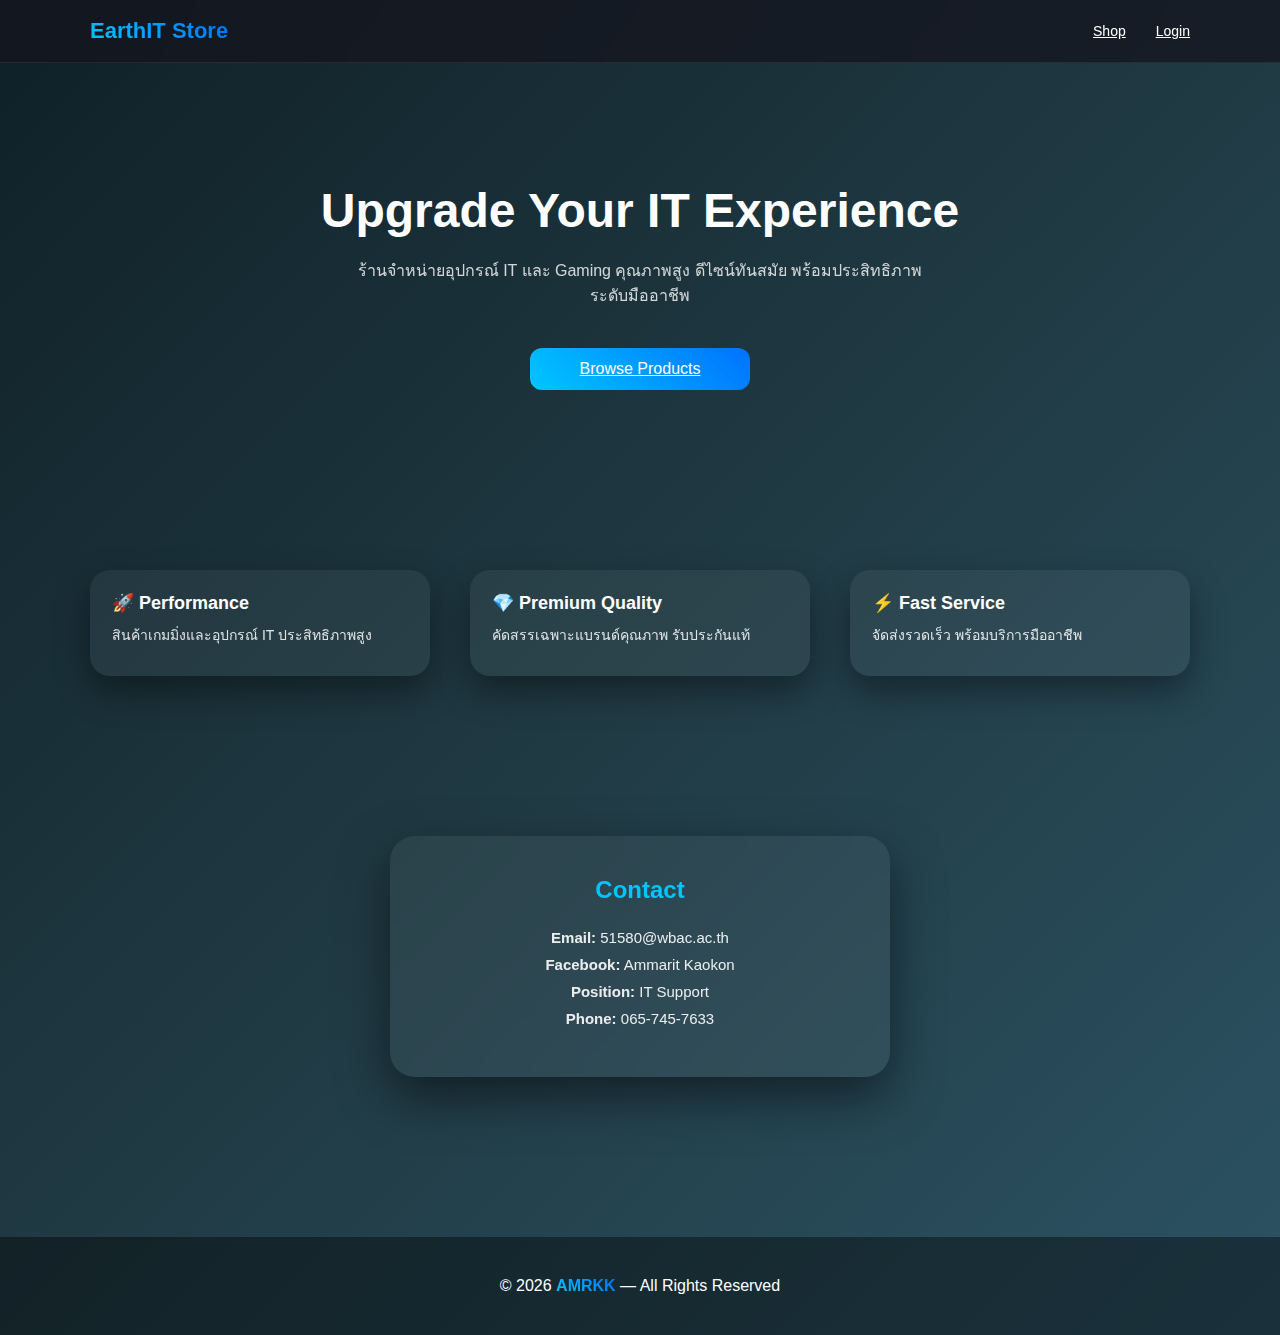
<file: index.html>
<!DOCTYPE html>
<html>
<head>
<meta charset="UTF-8">
<title>EarthIT Store</title>
<link rel="stylesheet" href="css/style.css">
</head>

<body onload="init()">

<!-- NAVBAR -->
<div class="navbar">
  <div class="nav-inner">
    <div class="logo">EarthIT Store</div>
    <div class="nav-links">
      <a href="login.html">Shop</a>
      <a href="login.html">Login</a>
    </div>
  </div>
</div>

<!-- HERO -->
<section class="hero-section">
  <h1>Upgrade Your IT Experience</h1>
  <p>
    ร้านจำหน่ายอุปกรณ์ IT และ Gaming คุณภาพสูง ดีไซน์ทันสมัย 
    พร้อมประสิทธิภาพระดับมืออาชีพ
  </p>
  <a href="login.html" class="btn hero-btn">Browse Products</a>
</section>

<!-- FEATURES -->
<section class="container">
  <div class="grid">
    <div class="card">
      <div class="card-content">
        <h3>🚀 Performance</h3>
        <p>สินค้าเกมมิ่งและอุปกรณ์ IT ประสิทธิภาพสูง</p>
      </div>
    </div>
    <div class="card">
      <div class="card-content">
        <h3>💎 Premium Quality</h3>
        <p>คัดสรรเฉพาะแบรนด์คุณภาพ รับประกันแท้</p>
      </div>
    </div>
    <div class="card">
      <div class="card-content">
        <h3>⚡ Fast Service</h3>
        <p>จัดส่งรวดเร็ว พร้อมบริการมืออาชีพ</p>
      </div>
    </div>
  </div>
</section>

<!-- CONTACT SECTION -->
<section class="contact-section">
  <div class="contact-card">
    <h2>Contact</h2>
    <p><strong>Email:</strong> 51580@wbac.ac.th</p>
    <p><strong>Facebook:</strong> Ammarit Kaokon</p>
    <p><strong>Position:</strong> IT Support</p>
    <p><strong>Phone:</strong> 065-745-7633</p>
  </div>
</section>

<!-- FOOTER -->
<footer class="footer">
  <p>© 2026 <span class="brand">AMRKK</span> — All Rights Reserved</p>
</footer>

<script src="js/app.js"></script>
</body>
</html>
</file>
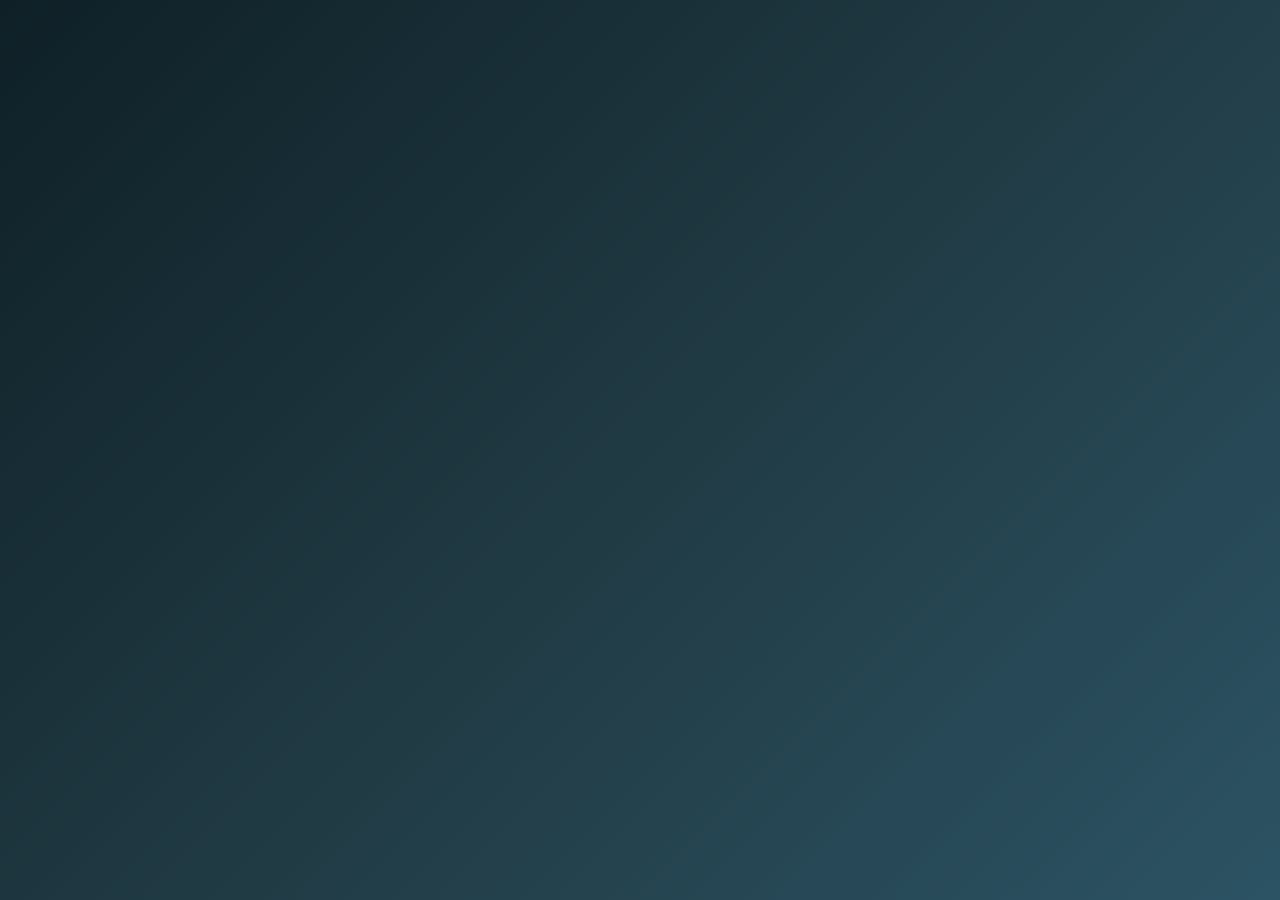
<file: admin.html>
<!DOCTYPE html>
<html>
<head>
<meta charset="UTF-8">
<title>Admin Dashboard</title>
<link rel="stylesheet" href="css/style.css">
</head>

<body onload="init(); checkAdmin(); loadDashboard(); loadAdminProducts();">

<!-- NAVBAR -->
<div class="navbar">
  <div class="nav-inner">
    <div class="logo">Admin Panel</div>
    <div class="nav-links">
      <a href="shop.html">Shop</a>
      <a href="index.html">Home</a>
      <a href="#" onclick="logout()">Logout</a>
    </div>
  </div>
</div>

<div class="container">

  <!-- DASHBOARD -->
  <h1 style="margin-bottom:40px;">📊 Dashboard</h1>
  <div id="dashboard" class="grid"></div>

  <hr style="margin:60px 0;opacity:.2;">

  <!-- ADD PRODUCT -->
  <h1 style="margin-bottom:30px;">➕ เพิ่มสินค้าใหม่</h1>

  <div class="admin-form">
    <form onsubmit="addProduct(event)">
      <input type="text" id="pName" placeholder="ชื่อสินค้า" required>
      <textarea id="pDesc" placeholder="รายละเอียดสินค้า" required></textarea>
      <input type="number" id="pPrice" placeholder="ราคา (บาท)" required>
      <input type="number" id="pStock" placeholder="จำนวนสินค้า (Stock)" required>
      <input type="text" id="pImg" placeholder="ลิงก์รูปภาพ (URL)" required>
      <button class="btn">เพิ่มสินค้า</button>
    </form>
  </div>

  <hr style="margin:60px 0;opacity:.2;">

  <!-- PRODUCT MANAGEMENT -->
  <h1 style="margin-bottom:40px;">🛍 จัดการสินค้า</h1>
  <div id="adminProducts" class="grid"></div>

</div>

<script src="js/app.js"></script>
</body>
</html>
</file>
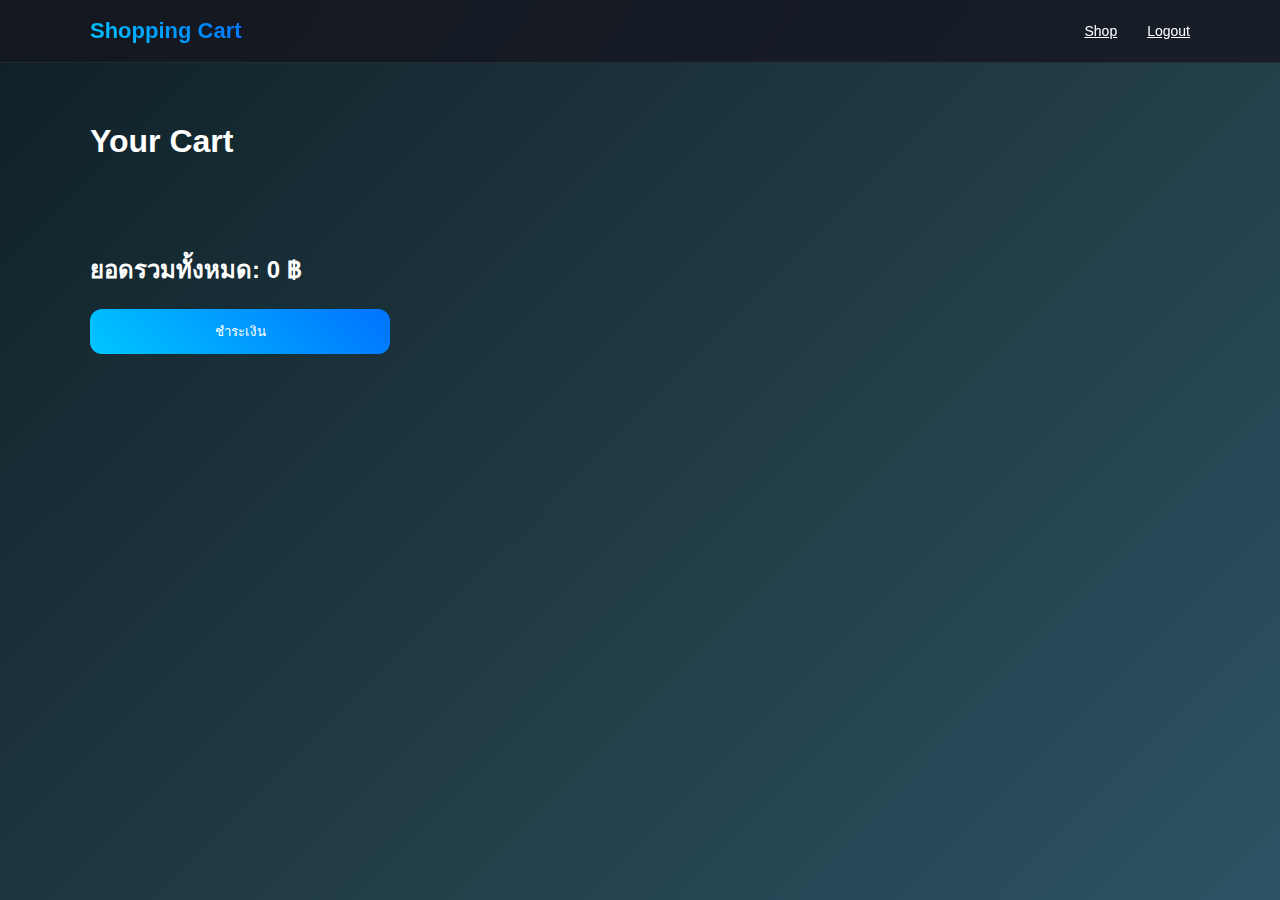
<file: cart.html>
<!DOCTYPE html>
<html>
<head>
<meta charset="UTF-8">
<title>Cart</title>
<link rel="stylesheet" href="css/style.css">
</head>

<body onload="init(); loadCart();">

<div class="navbar">
  <div class="nav-inner">
    <div class="logo">Shopping Cart</div>
    <div class="nav-links">
      <a href="shop.html">Shop</a>
      <a href="#" onclick="logout()">Logout</a>
    </div>
  </div>
</div>

<div class="container">

  <h1 style="margin-bottom:50px;">Your Cart</h1>

  <div id="cartItems" class="cart-grid"></div>

  <h2 id="cartTotal" style="margin-top:40px;"></h2>

  <button class="btn" onclick="checkout()" style="margin-top:20px;max-width:300px;">
    ชำระเงิน
  </button>

</div>

<script src="js/app.js"></script>

<script>
function loadCart(){
  const cart=JSON.parse(localStorage.getItem("cart"))||[];
  const box=document.getElementById("cartItems");
  const totalBox=document.getElementById("cartTotal");

  box.innerHTML="";
  let total=0;

  cart.forEach(item=>{
    total+=item.price*item.qty;

    box.innerHTML+=`
      <div class="cart-card">
        <img src="${item.img}">
        <div class="cart-info">
          <h3>${item.name}</h3>
          <p>${item.price} ฿</p>
          <div class="qty-control">
            <button onclick="changeQty(${item.id},-1)">-</button>
            <strong>${item.qty}</strong>
            <button onclick="changeQty(${item.id},1)">+</button>
          </div>
          <p>รวม: ${item.price*item.qty} ฿</p>
        </div>
      </div>
    `;
  });

  totalBox.innerText="ยอดรวมทั้งหมด: "+total+" ฿";
}
</script>

</body>
</html>
</file>
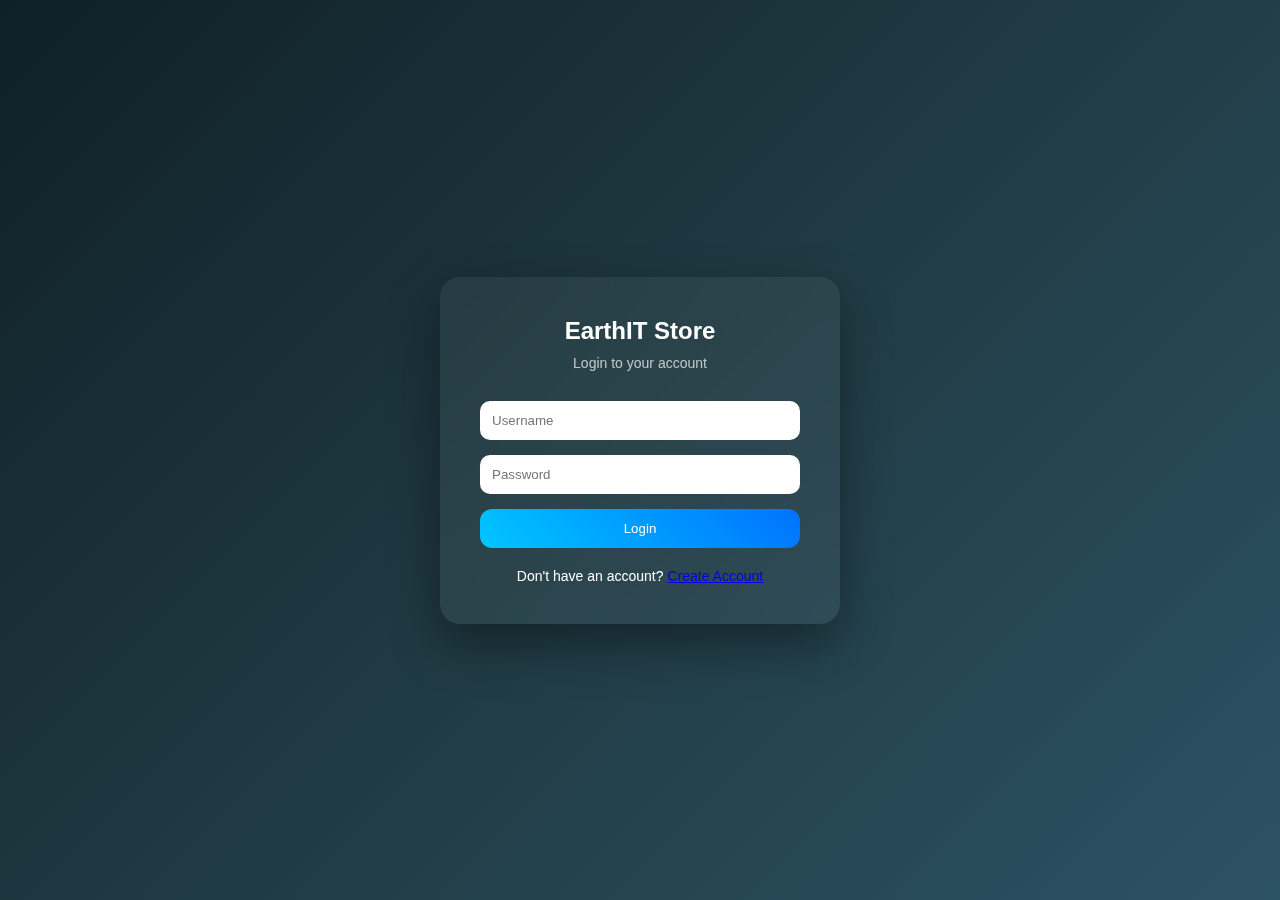
<file: login.html>
<!DOCTYPE html>
<html>
<head>
<meta charset="UTF-8">
<title>Login</title>
<link rel="stylesheet" href="css/style.css">
</head>

<body class="auth-body" onload="init()">

<div class="auth-wrapper">
  <div class="auth-card-modern">

    <h2>EarthIT Store</h2>
    <p class="auth-sub">Login to your account</p>

    <form onsubmit="login(event)">
      <input type="text" id="username" placeholder="Username" required>
      <input type="password" id="password" placeholder="Password" required>
      <button class="btn">Login</button>
    </form>

    <p style="margin-top:20px;font-size:14px;">
      Don't have an account?
      <a href="register.html">Create Account</a>
    </p>

  </div>
</div>

<script src="js/app.js"></script>
</body>
</html>
</file>
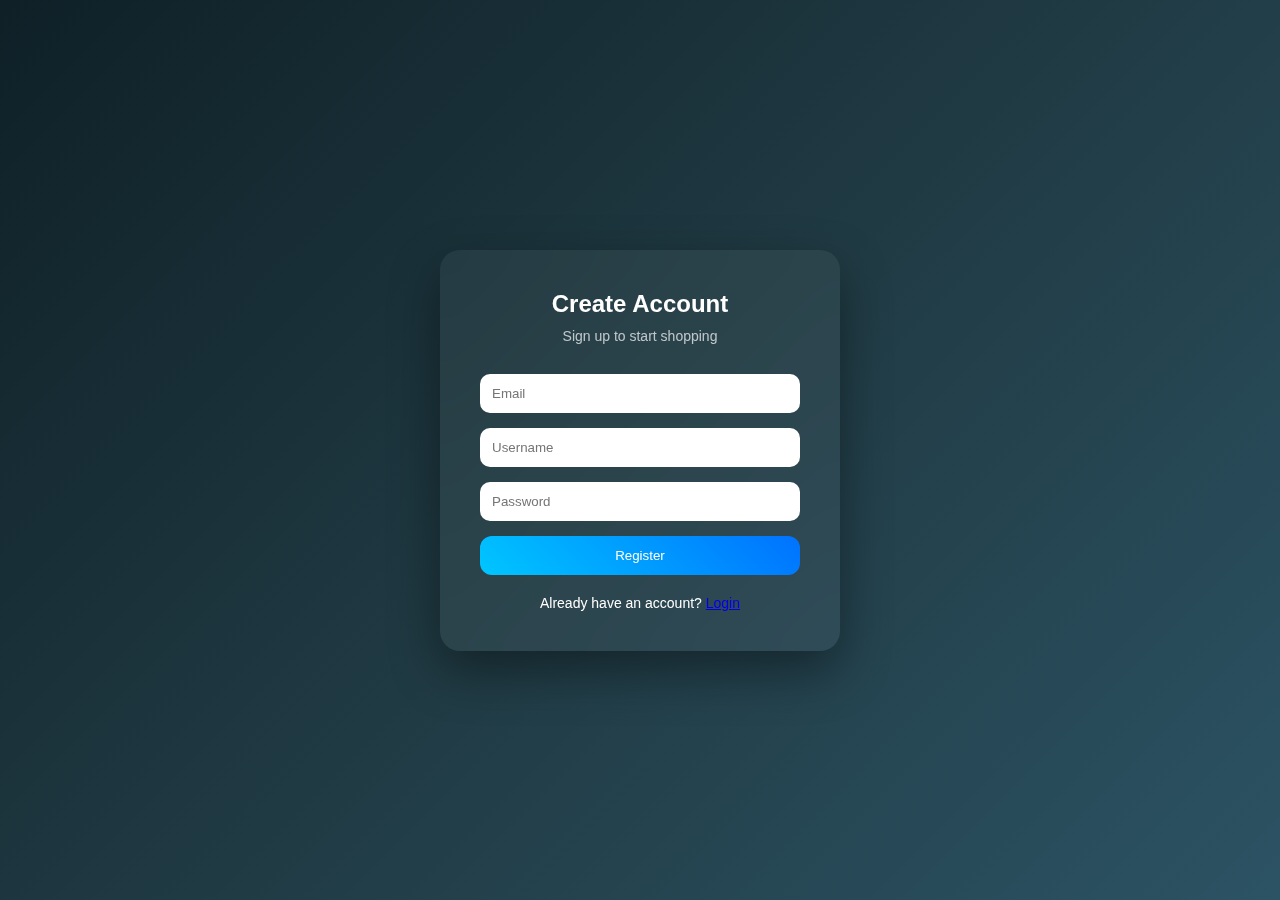
<file: register.html>
<!DOCTYPE html>
<html>
<head>
<meta charset="UTF-8">
<title>Register</title>
<link rel="stylesheet" href="css/style.css">
</head>

<body class="auth-body" onload="init()">

<div class="auth-wrapper">
  <div class="auth-card-modern">

    <h2>Create Account</h2>
    <p class="auth-sub">Sign up to start shopping</p>

    <form onsubmit="register(event)">
      <input type="email" id="regEmail" placeholder="Email" required>
      <input type="text" id="regUsername" placeholder="Username" required>
      <input type="password" id="regPassword" placeholder="Password" required>
      <button class="btn">Register</button>
    </form>

    <p style="margin-top:20px;font-size:14px;">
      Already have an account?
      <a href="login.html">Login</a>
    </p>

  </div>
</div>

<script src="js/app.js"></script>
</body>
</html>
</file>
<file: css/style.css>
*{margin:0;padding:0;box-sizing:border-box;font-family:'Segoe UI',sans-serif}

body{
  background:linear-gradient(135deg,#0f2027,#203a43,#2c5364);
  color:#fff;
  min-height:100vh;
}

/* ===== NAVBAR ===== */
.navbar{
  position:sticky;
  top:0;
  backdrop-filter:blur(20px);
  background:rgba(20,20,30,0.75);
  padding:18px 0;
  border-bottom:1px solid rgba(255,255,255,0.08);
  z-index:1000;
}
.nav-inner{
  width:1100px;
  margin:auto;
  display:flex;
  justify-content:space-between;
  align-items:center;
}
.logo{
  font-size:22px;
  font-weight:700;
  background:linear-gradient(45deg,#00c6ff,#0072ff);
  -webkit-background-clip:text;
  -webkit-text-fill-color:transparent;
}
.nav-links{
  display:flex;
  gap:30px;
}
.nav-links a{
  color:#fff;
  font-size:14px;
  position:relative;
}
.nav-links a::after{
  content:'';
  position:absolute;
  left:0;
  bottom:-6px;
  width:0;
  height:2px;
  background:#00c6ff;
  transition:.3s;
}
.nav-links a:hover::after{width:100%}

/* ===== CONTAINER ===== */
.container{
  width:1100px;
  margin:60px auto;
}

/* ===== GRID ===== */
.grid{
  display:grid;
  grid-template-columns:repeat(3,1fr);
  gap:40px;
}

/* ===== CARD ===== */
.card{
  background:rgba(255,255,255,0.05);
  border-radius:20px;
  overflow:hidden;
  box-shadow:0 15px 35px rgba(0,0,0,.4);
  transition:.4s;
  animation:fadeUp .6s ease forwards;
}
.card:hover{
  transform:translateY(-10px) scale(1.02);
  box-shadow:0 20px 50px rgba(0,0,0,.6);
}
.card img{
  width:100%;
  height:220px;
  object-fit:cover;
  display:block;
}
.card-content{
  padding:22px;
}
.card h3{
  margin-bottom:10px;
  font-size:18px;
}
.card p{
  font-size:14px;
  opacity:.85;
  margin-bottom:8px;
}
.price{
  font-weight:700;
  font-size:16px;
  color:#00c6ff;
  margin-bottom:12px;
}

/* ===== BUTTON ===== */
.btn{
  display:block;
  width:100%;
  padding:12px;
  border:none;
  border-radius:12px;
  background:linear-gradient(45deg,#00c6ff,#0072ff);
  color:#fff;
  cursor:pointer;
  transition:.3s;
}
.btn:hover{
  transform:scale(1.05);
}

/* ===== CART ===== */
.cart-grid{
  display:grid;
  grid-template-columns:repeat(2,1fr);
  gap:40px;
}
.cart-card{
  display:flex;
  gap:20px;
  background:rgba(255,255,255,0.05);
  padding:20px;
  border-radius:18px;
  align-items:center;
  animation:fadeUp .5s ease forwards;
}
.cart-card img{
  width:150px;
  height:120px;
  object-fit:cover;
  border-radius:14px;
}
.cart-info{
  flex:1;
}
.qty-control{
  display:flex;
  gap:10px;
  align-items:center;
  margin:10px 0;
}
.qty-control button{
  width:35px;
  height:35px;
  border:none;
  border-radius:8px;
  background:#0072ff;
  color:#fff;
  cursor:pointer;
}

/* ===== ANIMATION ===== */
@keyframes fadeUp{
  from{opacity:0;transform:translateY(20px)}
  to{opacity:1;transform:translateY(0)}
}

/* ===== RESPONSIVE ===== */
@media(max-width:1100px){
  .container,.nav-inner{width:95%}
  .grid{grid-template-columns:repeat(2,1fr)}
  .cart-grid{grid-template-columns:1fr}
}
/* ===== AUTH MODERN ===== */
.auth-body{
  display:flex;
  align-items:center;
  justify-content:center;
  min-height:100vh;
}

.auth-wrapper{
  width:100%;
  display:flex;
  justify-content:center;
  padding:40px 0;
}

.auth-card-modern{
  width:400px;
  background:rgba(255,255,255,0.05);
  padding:40px;
  border-radius:20px;
  box-shadow:0 20px 50px rgba(0,0,0,.4);
  backdrop-filter:blur(20px);
  text-align:center;
  animation:fadeUp .6s ease forwards;
}

.auth-card-modern h2{
  margin-bottom:10px;
}

.auth-sub{
  font-size:14px;
  opacity:.7;
  margin-bottom:30px;
}

.auth-card-modern input{
  width:100%;
  padding:12px;
  margin-bottom:15px;
  border-radius:10px;
  border:none;
  outline:none;
}
/* ===== ADMIN FORM ===== */
.admin-form{
  max-width:600px;
  background:rgba(255,255,255,0.05);
  padding:30px;
  border-radius:20px;
  box-shadow:0 15px 35px rgba(0,0,0,.4);
  margin-bottom:20px;
  animation:fadeUp .6s ease forwards;
}

.admin-form form{
  display:flex;
  flex-direction:column;
  gap:15px;
}

.admin-form input,
.admin-form textarea{
  padding:12px;
  border-radius:10px;
  border:none;
  outline:none;
}

.admin-form textarea{
  resize:none;
  height:100px;
}

/* ===== DASHBOARD CARDS ===== */
#dashboard .card{
  text-align:center;
  padding:40px 20px;
}

#dashboard h2{
  font-size:28px;
  margin-top:10px;
  color:#00c6ff;
}

/* ===== ADMIN PRODUCT CARD BUTTON ===== */
#adminProducts .btn{
  margin-top:10px;
  background:#ff4d4d;
}
/* ===== ADMIN FORM ===== */
.admin-form{
  max-width:600px;
  background:rgba(255,255,255,0.05);
  padding:30px;
  border-radius:20px;
  box-shadow:0 15px 35px rgba(0,0,0,.4);
  margin-bottom:20px;
  animation:fadeUp .6s ease forwards;
}

.admin-form form{
  display:flex;
  flex-direction:column;
  gap:15px;
}

.admin-form input,
.admin-form textarea{
  padding:12px;
  border-radius:10px;
  border:none;
  outline:none;
}

.admin-form textarea{
  resize:none;
  height:100px;
}

/* ===== DASHBOARD CARDS ===== */
#dashboard .card{
  text-align:center;
  padding:40px 20px;
}

#dashboard h2{
  font-size:28px;
  margin-top:10px;
  color:#00c6ff;
}

/* ===== ADMIN PRODUCT CARD BUTTON ===== */
#adminProducts .btn{
  margin-top:10px;
  background:#ff4d4d;
}

/* ===== CART BADGE ===== */
.cart-link{
  position:relative;
}

.cart-badge{
  position:absolute;
  top:-8px;
  right:-12px;
  background:#ff3b3b;
  color:#fff;
  font-size:11px;
  padding:4px 7px;
  border-radius:50px;
  font-weight:600;
  animation:pop .3s ease;
}

@keyframes pop{
  0%{transform:scale(0)}
  100%{transform:scale(1)}
}

/* ===== TOAST NOTIFICATION ===== */
.toast{
  position:fixed;
  bottom:40px;
  right:40px;
  background:rgba(0,0,0,.85);
  color:#fff;
  padding:18px 25px;
  border-radius:14px;
  box-shadow:0 15px 40px rgba(0,0,0,.6);
  animation:slideIn .4s ease;
  z-index:2000;
}

@keyframes slideIn{
  from{transform:translateX(100%);opacity:0}
  to{transform:translateX(0);opacity:1}
}

/* ===== CHECKOUT MODAL ===== */
.modal{
  position:fixed;
  inset:0;
  background:rgba(0,0,0,.6);
  display:flex;
  align-items:center;
  justify-content:center;
  z-index:3000;
}

.modal-box{
  background:#1e293b;
  padding:40px;
  border-radius:20px;
  width:400px;
  text-align:center;
  animation:fadeUp .4s ease;
}

.modal-box h2{
  margin-bottom:15px;
}

.modal-actions{
  margin-top:20px;
  display:flex;
  gap:15px;
  justify-content:center;
}
/* ===== HERO SECTION ===== */
.hero-section{
  text-align:center;
  padding:120px 20px;
  animation:fadeUp .8s ease forwards;
}

.hero-section h1{
  font-size:48px;
  margin-bottom:20px;
}

.hero-section p{
  max-width:600px;
  margin:auto;
  opacity:.8;
  margin-bottom:40px;
}

.hero-btn{
  max-width:220px;
  margin:auto;
}

/* ===== CONTACT SECTION ===== */
.contact-section{
  padding:100px 0;
  display:flex;
  justify-content:center;
}

.contact-card{
  width:500px;
  background:rgba(255,255,255,0.05);
  padding:40px;
  border-radius:25px;
  box-shadow:0 20px 50px rgba(0,0,0,.5);
  backdrop-filter:blur(15px);
  text-align:center;
  animation:fadeUp 1s ease forwards;
}

.contact-card h2{
  margin-bottom:25px;
  color:#00c6ff;
}

.contact-card p{
  margin:10px 0;
  font-size:15px;
  opacity:.9;
}

/* ===== FOOTER ===== */
.footer{
  text-align:center;
  padding:40px 0;
  background:rgba(0,0,0,.4);
  margin-top:60px;
}

.footer .brand{
  font-weight:700;
  background:linear-gradient(45deg,#00c6ff,#0072ff);
  -webkit-background-clip:text;
  -webkit-text-fill-color:transparent;
}
</file>
